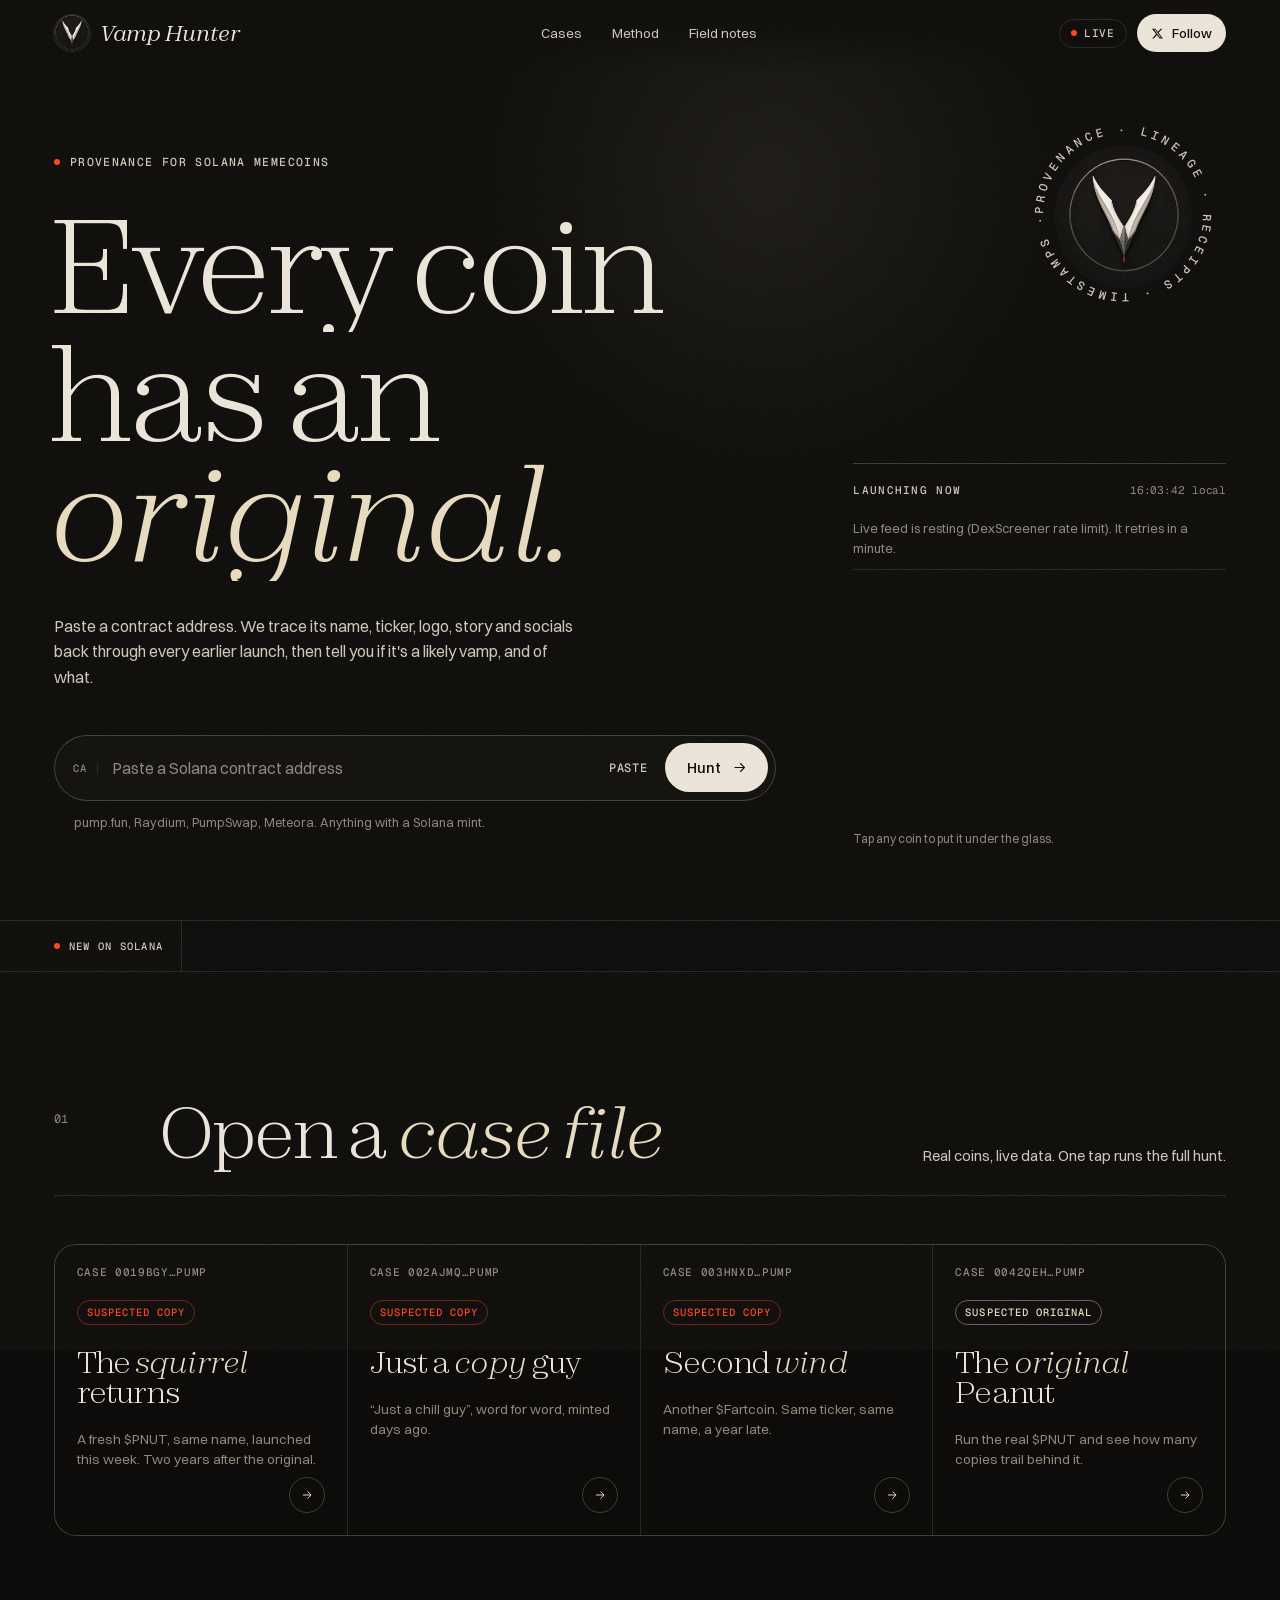
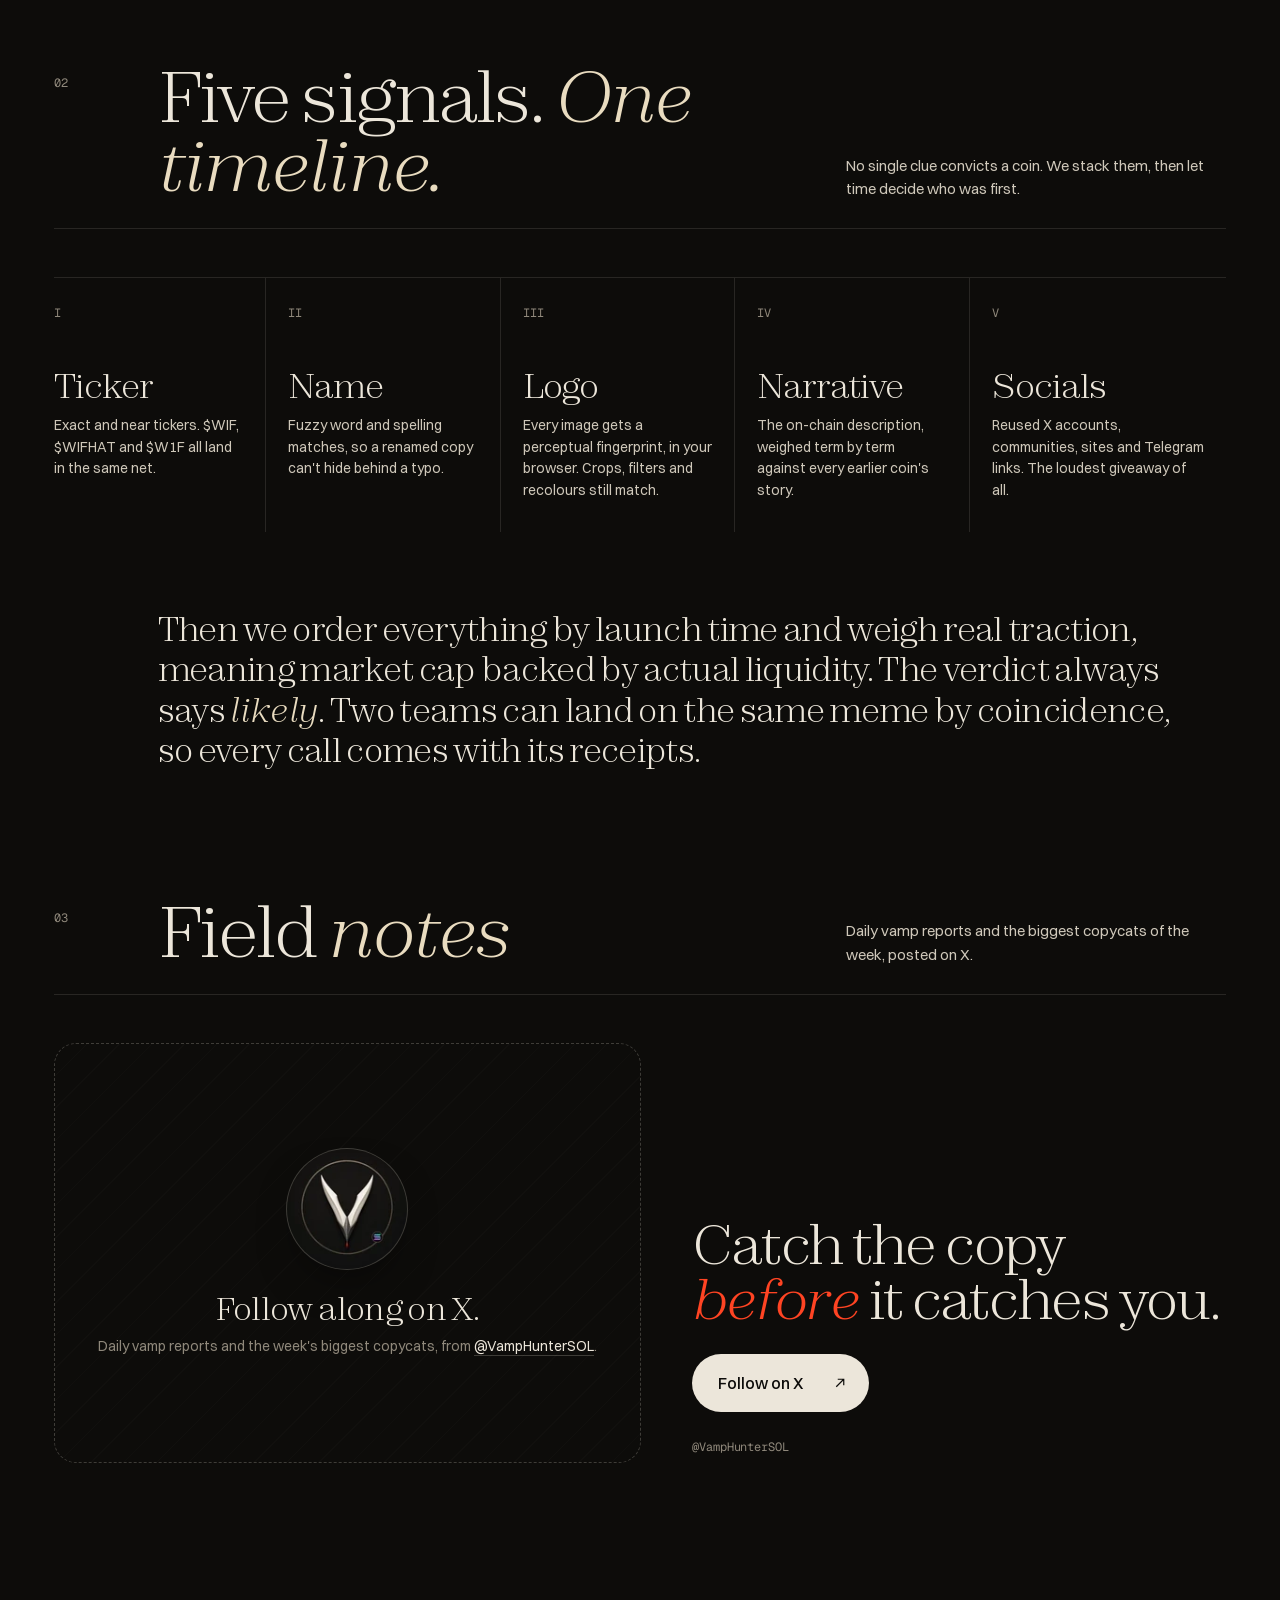
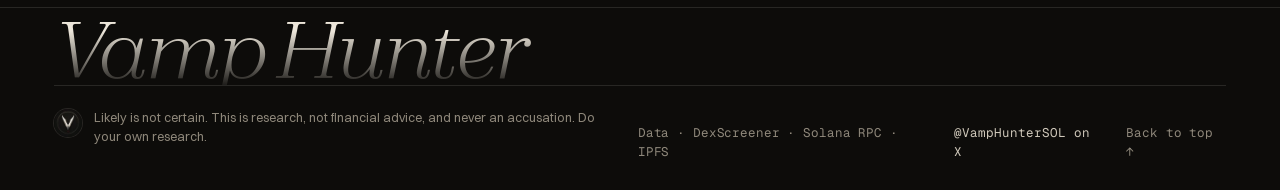
<file: index.html>
<!doctype html>
<html lang="en">
<head>
<meta charset="utf-8" />
<meta name="viewport" content="width=device-width, initial-scale=1, viewport-fit=cover" />
<!-- META:START (generated from config.js by scripts/apply-config.mjs) -->
<title>Vamp Hunter: is this coin the original?</title>
<meta name="description" content="Paste a Solana contract address. See if the coin is a likely vamp, which coin was there first, and the receipts." />
<meta property="og:type" content="website" />
<meta property="og:site_name" content="Vamp Hunter" />
<meta property="og:title" content="Vamp Hunter: is this coin the original?" />
<meta property="og:description" content="Paste a Solana contract address. See if the coin is a likely vamp, which coin was there first, and the receipts." />
<meta property="og:url" content="https://vamphunter.xyz/" />
<meta property="og:image" content="https://vamphunter.xyz/assets/og.jpg?v=2" />
<meta property="og:image:width" content="1200" />
<meta property="og:image:height" content="630" />
<meta property="og:image:type" content="image/jpeg" />
<meta name="twitter:card" content="summary_large_image" />
<meta name="twitter:title" content="Vamp Hunter: is this coin the original?" />
<meta name="twitter:description" content="Paste a Solana contract address. See if the coin is a likely vamp, which coin was there first, and the receipts." />
<meta name="twitter:image" content="https://vamphunter.xyz/assets/og.jpg?v=2" />
<meta name="twitter:site" content="@VampHunterSOL" />
<meta name="twitter:creator" content="@VampHunterSOL" />
<!-- META:END -->
<meta name="theme-color" content="#0d0c0a" />
<meta name="mobile-web-app-capable" content="yes" />
<meta name="apple-mobile-web-app-capable" content="yes" />
<meta name="apple-mobile-web-app-status-bar-style" content="black-translucent" />
<meta name="apple-mobile-web-app-title" content="Vamp Hunter" />
<link rel="icon" href="assets/favicon.ico?v=2" sizes="any" />
<link rel="icon" type="image/png" sizes="32x32" href="assets/favicon-32.png?v=2" />
<link rel="icon" type="image/png" sizes="16x16" href="assets/favicon-16.png?v=2" />
<link rel="apple-touch-icon" sizes="180x180" href="assets/apple-touch-icon.png?v=2" />
<link rel="manifest" href="site.webmanifest?v=2" />
<link rel="preload" href="assets/fonts/zodiak-300.woff2" as="font" type="font/woff2" crossorigin />
<link rel="preload" href="assets/fonts/switzer-400.woff2" as="font" type="font/woff2" crossorigin />
<link rel="preload" href="assets/brand/emblem-256.webp?v=2" as="image" type="image/webp" />
<link rel="preconnect" href="https://api.dexscreener.com" />
<link rel="preconnect" href="https://wsrv.nl" />
<link rel="stylesheet" href="css/style.css?v=2" />
<script type="module" src="js/app.js?v=2"></script>
</head>
<body>
<a class="skip" href="#hunt">Skip to the scanner</a>
<div class="grain" aria-hidden="true"></div>
<div class="glow" aria-hidden="true"></div>

<header class="nav" id="top">
  <a class="brand" href="./" aria-label="Vamp Hunter home">
    <picture>
      <source type="image/webp" srcset="assets/brand/mark.webp?v=2" />
      <img class="brand-mark" src="assets/brand/mark-64.png?v=2" width="36" height="36" alt="" decoding="async" />
    </picture>
    <span class="brand-name" data-site="name">Vamp Hunter</span>
  </a>
  <nav class="nav-links" aria-label="Sections">
    <a href="#cases">Cases</a>
    <a href="#method">Method</a>
    <a href="#field">Field notes</a>
  </nav>
  <div class="nav-right">
    <span class="live-pill" title="Live data from DexScreener"><i></i>Live</span>
    <a class="btn-x" data-x-follow href="https://x.com/VampHunterSOL" target="_blank" rel="noopener me" aria-label="Follow @VampHunterSOL on X">
      <svg viewBox="0 0 24 24" aria-hidden="true"><path d="M17.7 3h3.1l-6.8 7.7 8 10.3h-6.2l-4.9-6.3L5.3 21H2.2l7.2-8.3L1.8 3h6.4l4.4 5.8L17.7 3Zm-1.1 16.2h1.7L7.5 4.7H5.7l10.9 14.5Z"/></svg>
      <span>Follow</span>
    </a>
  </div>
</header>

<main>
  <!-- ─────────── HERO ─────────── -->
  <section class="hero" id="hunt">
    <div class="hero-copy">
      <p class="eyebrow reveal"><span class="dot"></span>Provenance for Solana memecoins</p>
      <h1 class="display reveal" data-split>
        <span class="line">Every coin</span>
        <span class="line">has an <em>original.</em></span>
      </h1>
      <p class="lede reveal">Paste a contract address. We trace its name, ticker, logo, story and socials back through every earlier launch, then tell you if it's a likely vamp, and of what.</p>

      <form class="scan reveal" id="scanForm" autocomplete="off" novalidate>
        <label class="sr" for="ca">Solana contract address</label>
        <div class="scan-field">
          <span class="scan-prefix" aria-hidden="true">CA</span>
          <input id="ca" name="ca" inputmode="text" spellcheck="false" autocapitalize="off" autocorrect="off"
            placeholder="Paste a Solana contract address" aria-describedby="scanHint" />
          <button type="button" class="paste" id="pasteBtn" aria-label="Paste from clipboard">Paste</button>
          <button type="submit" class="hunt" id="huntBtn"><span>Hunt</span>
            <svg viewBox="0 0 24 24" aria-hidden="true"><path d="M5 12h13M13 6l6 6-6 6" /></svg></button>
        </div>
        <p class="scan-hint" id="scanHint">pump.fun, Raydium, PumpSwap, Meteora. Anything with a Solana mint.</p>
        <div class="recent" id="recent" hidden></div>
      </form>
    </div>

    <div class="seal reveal" aria-hidden="true">
      <svg viewBox="0 0 200 200"><defs><path id="sealPath" d="M100,100 m-78,0 a78,78 0 1,1 156,0 a78,78 0 1,1 -156,0"/></defs>
        <text><textPath href="#sealPath" textLength="488">PROVENANCE · LINEAGE · RECEIPTS · TIMESTAMPS · </textPath></text></svg>
      <span class="seal-core">
        <img src="assets/brand/emblem-256.webp?v=2" srcset="assets/brand/emblem-128.webp?v=2 128w, assets/brand/emblem-256.webp?v=2 256w, assets/brand/emblem-512.webp?v=2 512w" sizes="140px" width="140" height="140" alt="" decoding="async" />
      </span>
    </div>
    <aside class="feed reveal" aria-label="Launching now on Solana">
      <div class="feed-head">
        <span class="kicker">Launching now</span>
        <span class="feed-count mono" id="feedClock">—</span>
      </div>
      <ol class="feed-list" id="feedList" aria-live="off">
        <li class="feed-skel"></li><li class="feed-skel"></li><li class="feed-skel"></li><li class="feed-skel"></li><li class="feed-skel"></li>
      </ol>
      <p class="feed-foot">Tap any coin to put it under the glass.</p>
    </aside>
  </section>

  <!-- ─────────── TICKER ─────────── -->
  <div class="ticker" aria-label="Recently profiled Solana coins">
    <div class="ticker-label"><i></i>New on Solana</div>
    <div class="ticker-track"><div class="ticker-row" id="tickerRow"></div></div>
  </div>

  <!-- ─────────── RESULT ─────────── -->
  <section class="result" id="result" hidden aria-live="polite">
    <div class="progress" id="progress" hidden>
      <div class="progress-bar"><i id="progressFill"></i></div>
      <ol class="steps" id="steps"></ol>
    </div>
    <div class="error" id="error" hidden role="alert"></div>
    <div id="report"></div>
  </section>

  <!-- ─────────── CASES ─────────── -->
  <section class="cases section" id="cases">
    <header class="sec-head reveal">
      <span class="sec-no mono">01</span>
      <h2 class="sec-title">Open a <em>case file</em></h2>
      <p class="sec-sub">Real coins, live data. One tap runs the full hunt.</p>
    </header>
    <div class="case-grid" id="caseGrid"></div>
  </section>

  <!-- ─────────── METHOD ─────────── -->
  <section class="method section" id="method">
    <header class="sec-head reveal">
      <span class="sec-no mono">02</span>
      <h2 class="sec-title">Five signals. <em>One timeline.</em></h2>
      <p class="sec-sub">No single clue convicts a coin. We stack them, then let time decide who was first.</p>
    </header>
    <ol class="signals">
      <li class="reveal"><span class="sig-n mono">I</span><h3>Ticker</h3><p>Exact and near tickers. $WIF, $WIFHAT and $W1F all land in the same net.</p></li>
      <li class="reveal"><span class="sig-n mono">II</span><h3>Name</h3><p>Fuzzy word and spelling matches, so a renamed copy can't hide behind a typo.</p></li>
      <li class="reveal"><span class="sig-n mono">III</span><h3>Logo</h3><p>Every image gets a perceptual fingerprint, in your browser. Crops, filters and recolours still match.</p></li>
      <li class="reveal"><span class="sig-n mono">IV</span><h3>Narrative</h3><p>The on-chain description, weighed term by term against every earlier coin's story.</p></li>
      <li class="reveal"><span class="sig-n mono">V</span><h3>Socials</h3><p>Reused X accounts, communities, sites and Telegram links. The loudest giveaway of all.</p></li>
    </ol>
    <div class="method-note reveal">
      <p>Then we order everything by launch time and weigh real traction, meaning market cap backed by actual liquidity. The verdict always says <em>likely</em>. Two teams can land on the same meme by coincidence, so every call comes with its receipts.</p>
    </div>
  </section>

  <!-- ─────────── FIELD NOTES (reserved for X) ─────────── -->
  <section class="field section" id="field">
    <header class="sec-head reveal">
      <span class="sec-no mono">03</span>
      <h2 class="sec-title">Field <em>notes</em></h2>
      <p class="sec-sub">Daily vamp reports and the biggest copycats of the week, posted on X.</p>
    </header>
    <div class="field-grid">
      <div class="x-slot reveal" id="xFeedSlot" aria-label="X feed">
        <div class="x-slot-inner">
          <img class="x-pfp" src="assets/brand/emblem-sol-256.webp?v=2" srcset="assets/brand/emblem-sol-128.webp?v=2 128w, assets/brand/emblem-sol-256.webp?v=2 256w" sizes="120px" width="120" height="120" alt="Vamp Hunter" decoding="async" />
          <p class="x-slot-title">Follow along on X.</p>
          <p class="x-slot-sub">Daily vamp reports and the week's biggest copycats, from <a class="x-handle-link" data-x-profile href="https://x.com/VampHunterSOL" target="_blank" rel="noopener me">@VampHunterSOL</a>.</p>
        </div>
      </div>
      <div class="x-cta reveal">
        <p class="x-cta-big">Catch the copy <em>before</em> it catches you.</p>
        <a class="btn-primary" data-x-follow href="https://x.com/VampHunterSOL" target="_blank" rel="noopener me"><span data-x-label>Follow on X</span>
          <svg viewBox="0 0 24 24" aria-hidden="true"><path d="M7 17 17 7M9 7h8v8" /></svg></a>
        <p class="x-cta-note mono" data-x-handle>@VampHunterSOL</p>
      </div>
    </div>
  </section>
</main>

<footer class="foot">
  <div class="foot-big" data-site="name" aria-hidden="true">Vamp Hunter</div>
  <div class="foot-row">
    <p><img class="foot-mark" src="assets/brand/emblem-64.webp?v=2" width="28" height="28" alt="" decoding="async" />Likely is not certain. This is research, not financial advice, and never an accusation. Do your own research.</p>
    <p class="mono">Data · DexScreener · Solana RPC · IPFS</p>
    <a class="foot-x" data-x-follow href="https://x.com/VampHunterSOL" target="_blank" rel="noopener me">@VampHunterSOL on X</a>
    <a href="#top" class="mono">Back to top ↑</a>
  </div>
</footer>
</body>
</html>
</file>
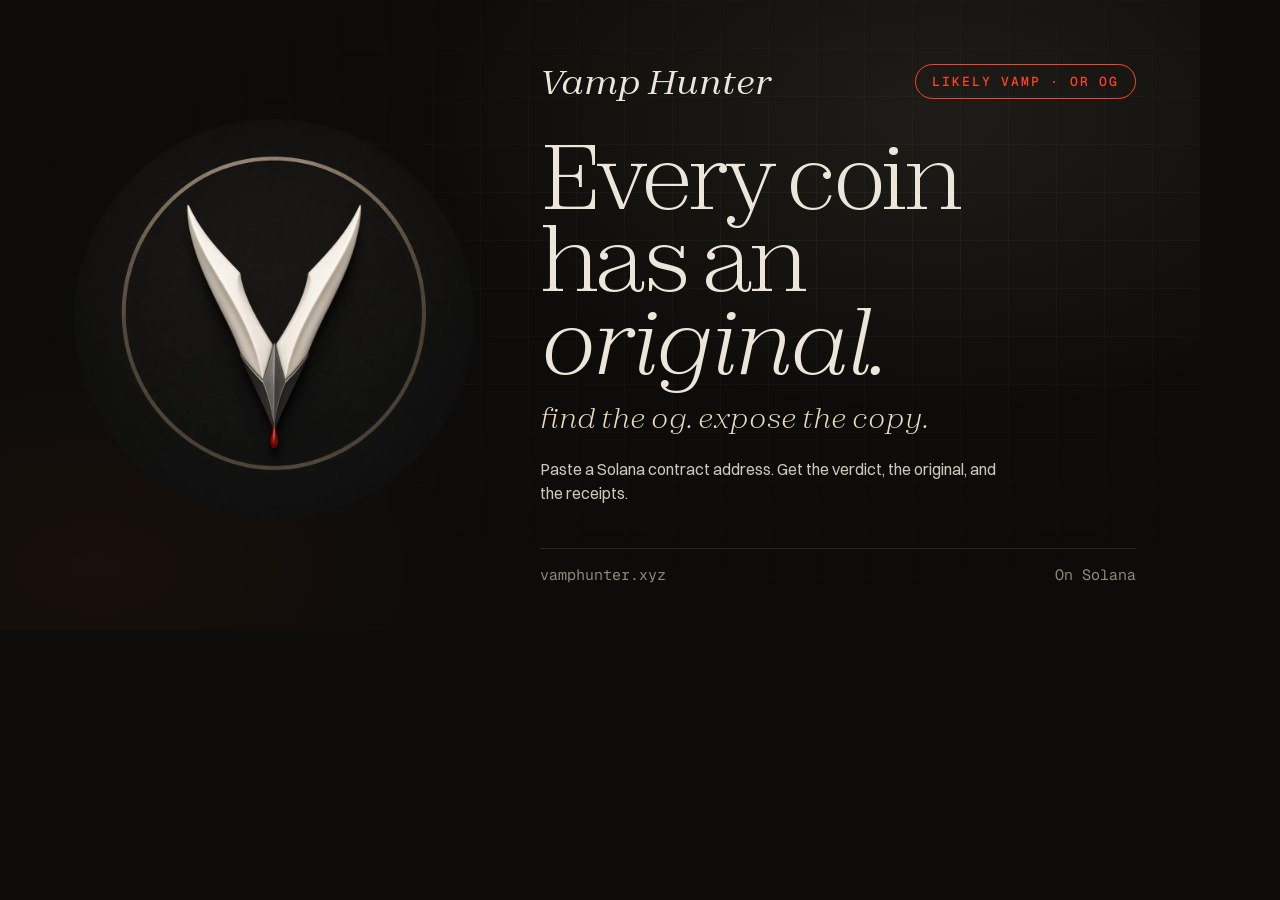
<file: og.html>
<!doctype html>
<html lang="en">
<head>
<meta charset="utf-8">
<meta name="robots" content="noindex">
<link rel="stylesheet" href="css/style.css">
<style>
  html,body{margin:0;padding:0;background:#0d0c0a;width:1200px;height:630px;overflow:hidden}
  .og{position:relative;width:1200px;height:630px;padding:56px 64px 48px;display:grid;
    grid-template-columns:420px 1fr;grid-template-rows:auto 1fr auto;gap:0 56px;
    background:
      radial-gradient(900px 520px at 78% 18%,rgba(233,220,192,.08),transparent 58%),
      radial-gradient(700px 400px at 8% 90%,rgba(255,68,35,.05),transparent 55%),
      #0d0c0a}
  .og::before{content:"";position:absolute;inset:0;pointer-events:none;
    background:
      linear-gradient(rgba(236,230,218,.04) 1px,transparent 1px) 0 0/48px 48px,
      linear-gradient(90deg,rgba(236,230,218,.04) 1px,transparent 1px) 0 0/48px 48px;
    mask-image:radial-gradient(ellipse at 70% 40%,#000 8%,transparent 72%);
    -webkit-mask-image:radial-gradient(ellipse at 70% 40%,#000 8%,transparent 72%)}
  .mark{grid-row:1/4;grid-column:1;align-self:center;justify-self:center;width:400px;height:400px;position:relative}
  .mark img{width:400px;height:400px;object-fit:cover;border-radius:50%;display:block}
  .top{grid-column:2;display:flex;justify-content:space-between;align-items:center;position:relative;padding-top:8px}
  .word{font:400 italic 34px/1 var(--serif);color:var(--bone)}
  .st{font:500 13px/1 var(--mono);letter-spacing:.14em;text-transform:uppercase;color:var(--blood);
      border:1px solid var(--blood);border-radius:99px;padding:10px 16px}
  .copy{grid-column:2;align-self:center;position:relative;padding-bottom:8px}
  h1{font:300 92px/.9 var(--serif);letter-spacing:-.05em;color:var(--bone);margin:0 0 18px}
  .tag{font:300 italic 28px/1.2 var(--serif);color:var(--og);margin:0 0 22px}
  .sub{font:400 16px/1.5 var(--sans);color:var(--bone-2);max-width:460px}
  .bot{grid-column:2;display:flex;justify-content:space-between;align-items:baseline;position:relative;
       font:400 15px/1 var(--mono);color:var(--mute);border-top:1px solid var(--line);padding-top:18px}
</style>
</head>
<body>
<div class="og">
  <div class="mark"><img src="assets/brand/emblem.webp" alt=""></div>
  <div class="top">
    <span class="word" data-site="name">Vamp Hunter</span>
    <span class="st">Likely vamp · or OG</span>
  </div>
  <div class="copy">
    <h1>Every coin<br>has an <em>original.</em></h1>
    <p class="tag">find the og. expose the copy.</p>
    <p class="sub">Paste a Solana contract address. Get the verdict, the original, and the receipts.</p>
  </div>
  <div class="bot"><span>vamphunter.xyz</span><span>On Solana</span></div>
</div>
<script type="module">
  import {SITE} from "./config.js";
  document.querySelectorAll('[data-site="name"]').forEach(n=>n.textContent=SITE.name);
</script>
</body>
</html>
</file>
<file: css/style.css>
/* ── Fonts (self-hosted: Zodiak & Switzer by Indian Type Foundry / Fontshare, Geist Mono by Vercel) ── */
@font-face{font-family:"Zodiak";src:url(../assets/fonts/zodiak-300.woff2) format("woff2");font-weight:300;font-style:normal;font-display:swap}
@font-face{font-family:"Zodiak";src:url(../assets/fonts/zodiak-301.woff2) format("woff2");font-weight:300;font-style:italic;font-display:swap}
@font-face{font-family:"Zodiak";src:url(../assets/fonts/zodiak-400.woff2) format("woff2");font-weight:400;font-style:normal;font-display:swap}
@font-face{font-family:"Zodiak";src:url(../assets/fonts/zodiak-401.woff2) format("woff2");font-weight:400;font-style:italic;font-display:swap}
@font-face{font-family:"Switzer";src:url(../assets/fonts/switzer-400.woff2) format("woff2");font-weight:400;font-display:swap}
@font-face{font-family:"Switzer";src:url(../assets/fonts/switzer-500.woff2) format("woff2");font-weight:500;font-display:swap}
@font-face{font-family:"Switzer";src:url(../assets/fonts/switzer-600.woff2) format("woff2");font-weight:600;font-display:swap}
@font-face{font-family:"Geist Mono";src:url(../assets/fonts/geistmono.woff2) format("woff2");font-weight:400 500;font-display:swap}

:root{
  --ink:#0d0c0a; --ink-2:#14130f; --ink-3:#1c1a16;
  --bone:#ece6da; --bone-2:#cfc8ba; --mute:#8f887b; --mute-2:#5d584f;
  --line:rgba(236,230,218,.12); --line-2:rgba(236,230,218,.22);
  --blood:#ff4423; --blood-soft:rgba(255,68,35,.14);
  --og:#e9dcc0; --amber:#d8a657;
  --serif:"Zodiak",ui-serif,Georgia,serif;
  --sans:"Switzer",ui-sans-serif,system-ui,-apple-system,"Segoe UI",sans-serif;
  --mono:"Geist Mono",ui-monospace,SFMono-Regular,Menlo,monospace;
  --pad:clamp(20px,4.2vw,64px);
  --ease:cubic-bezier(.2,.7,0,1);
  --ease-out:cubic-bezier(.16,1,.3,1);
  color-scheme:dark;
}
*{box-sizing:border-box;margin:0;padding:0}
html{-webkit-text-size-adjust:100%;scroll-behavior:smooth;scroll-padding-top:84px}
body{background:var(--ink);color:var(--bone);font-family:var(--sans);font-size:16px;line-height:1.55;padding-left:env(safe-area-inset-left);padding-right:env(safe-area-inset-right);
  -webkit-font-smoothing:antialiased;-moz-osx-font-smoothing:grayscale;text-rendering:optimizeLegibility;
  -webkit-tap-highlight-color:transparent;overflow-x:hidden;font-feature-settings:"ss01","cv11"}
img{display:block;max-width:100%}
a{color:inherit;text-decoration:none}
button{font:inherit;color:inherit;background:none;border:0;cursor:pointer}
em{font-style:italic}
.mono{font-family:var(--mono);font-feature-settings:"zero","ss01";letter-spacing:-.01em}
.sr{position:absolute;width:1px;height:1px;overflow:hidden;clip:rect(0 0 0 0);white-space:nowrap}
.skip{position:fixed;left:-9999px;top:12px;z-index:100;background:var(--bone);color:var(--ink);padding:10px 14px;border-radius:10px}
.skip:focus{left:12px}
:focus-visible{outline:1.5px solid var(--bone);outline-offset:3px;border-radius:6px}
::selection{background:var(--blood);color:var(--ink)}

/* atmosphere */
.grain{position:fixed;inset:-50%;z-index:60;pointer-events:none;opacity:.055;
  background-image:url("data:image/svg+xml,%3Csvg xmlns='http://www.w3.org/2000/svg' width='160' height='160'%3E%3Cfilter id='n'%3E%3CfeTurbulence type='fractalNoise' baseFrequency='.85' numOctaves='3' stitchTiles='stitch'/%3E%3C/filter%3E%3Crect width='100%25' height='100%25' filter='url(%23n)'/%3E%3C/svg%3E");
  animation:grain 1.2s steps(4) infinite}
@keyframes grain{0%{transform:translate(0,0)}25%{transform:translate(-3%,2%)}50%{transform:translate(2%,-3%)}75%{transform:translate(-2%,-1%)}100%{transform:translate(0,0)}}
.glow{position:fixed;width:70vmax;height:70vmax;left:var(--gx,60%);top:var(--gy,20%);translate:-50% -50%;pointer-events:none;z-index:0;
  background:radial-gradient(closest-side,rgba(233,220,192,.07),rgba(233,220,192,.025) 45%,transparent 70%);transition:left 1.6s var(--ease-out),top 1.6s var(--ease-out)}

/* nav */
.nav{position:sticky;top:0;z-index:50;display:flex;align-items:center;justify-content:space-between;gap:16px;
  padding:calc(14px + env(safe-area-inset-top)) var(--pad) 14px;background:linear-gradient(var(--ink) 30%,rgba(13,12,10,.0));backdrop-filter:blur(0px)}
.nav.scrolled{background:rgba(13,12,10,.72);backdrop-filter:blur(14px) saturate(1.2);-webkit-backdrop-filter:blur(14px) saturate(1.2);border-bottom:1px solid var(--line)}
.brand{display:flex;align-items:center;gap:10px}
.brand-mark{width:36px;height:36px;border-radius:50%;object-fit:cover;flex:none;background:#0d0c0a;
  box-shadow:0 0 0 1px var(--line)}
.brand:hover .brand-mark{box-shadow:0 0 0 1px var(--line-2)}
.brand-name{font:400 italic 21px/1 var(--serif);letter-spacing:-.01em}
.nav-links{display:flex;gap:30px;font-size:13.5px;color:var(--bone-2)}
.nav-links a{position:relative;padding:4px 0}
.nav-links a::after{content:"";position:absolute;left:0;right:0;bottom:0;height:1px;background:currentColor;transform:scaleX(0);transform-origin:right;transition:transform .5s var(--ease)}
.nav-links a:hover{color:var(--bone)}
.nav-links a:hover::after{transform:scaleX(1);transform-origin:left}
.nav-right{display:flex;align-items:center;gap:10px}
.live-pill{display:inline-flex;align-items:center;gap:7px;font:500 11px/1 var(--mono);text-transform:uppercase;letter-spacing:.08em;color:var(--bone-2);
  padding:8px 11px;border:1px solid var(--line);border-radius:99px}
.live-pill i,.ticker-label i,.eyebrow .dot{width:6px;height:6px;border-radius:50%;background:var(--blood);box-shadow:0 0 0 0 rgba(255,68,35,.6);animation:pulse 2s infinite}
@keyframes pulse{0%{box-shadow:0 0 0 0 rgba(255,68,35,.55)}70%{box-shadow:0 0 0 8px rgba(255,68,35,0)}100%{box-shadow:0 0 0 0 rgba(255,68,35,0)}}
.btn-x{display:inline-flex;align-items:center;gap:8px;padding:9px 14px;border-radius:99px;background:var(--bone);color:var(--ink);font-size:13px;font-weight:500;transition:transform .4s var(--ease),background .3s}
.btn-x svg{width:13px;height:13px;fill:currentColor}
.btn-x:hover{transform:translateY(-1px);background:#fff}

/* hero */
.hero{position:relative;z-index:1;display:grid;grid-template-columns:minmax(0,1.55fr) minmax(280px,.8fr);gap:clamp(32px,6vw,110px);
  padding:clamp(40px,9vh,120px) var(--pad) clamp(48px,8vh,96px);min-height:calc(100svh - 120px);align-items:end}
.eyebrow{display:inline-flex;align-items:center;gap:10px;font:500 11.5px/1 var(--mono);text-transform:uppercase;letter-spacing:.12em;color:var(--bone-2);margin-bottom:clamp(22px,4vh,40px)}
.display{font-family:var(--serif);font-weight:300;font-size:clamp(54px,10.4vw,176px);line-height:.9;letter-spacing:-.045em;margin-left:-.04em}
.display .line{display:block;overflow:hidden;padding-bottom:.06em}
.display .line>span{display:inline-block}
.display em{font-weight:300;letter-spacing:-.03em;color:var(--og)}
.lede{max-width:520px;margin-top:clamp(22px,3.6vh,36px);font-size:clamp(16px,1.25vw,18.5px);color:var(--bone-2);line-height:1.6}

.scan{margin-top:clamp(28px,5vh,52px);max-width:760px}
.scan-field{position:relative;display:flex;align-items:center;gap:6px;padding:7px 7px 7px 18px;border:1px solid var(--line-2);border-radius:99px;
  background:rgba(20,19,15,.66);backdrop-filter:blur(10px);-webkit-backdrop-filter:blur(10px);transition:border-color .4s,box-shadow .6s var(--ease)}
.scan-field:focus-within{border-color:rgba(236,230,218,.55);box-shadow:0 0 0 6px rgba(236,230,218,.05),0 20px 60px -20px rgba(0,0,0,.8)}
.scan-prefix{font:500 10.5px/1 var(--mono);letter-spacing:.1em;color:var(--mute);padding-right:10px;border-right:1px solid var(--line);margin-right:4px}
.scan input{flex:1;min-width:0;background:none;border:0;outline:0;color:var(--bone);font:400 16px/1.2 var(--mono);letter-spacing:-.02em;padding:12px 4px;text-overflow:ellipsis}
.scan input::placeholder{color:var(--mute);font-family:var(--sans);letter-spacing:0}
.paste{font:500 12px/1 var(--mono);letter-spacing:.06em;text-transform:uppercase;color:var(--bone-2);padding:12px 12px;border-radius:99px;transition:background .3s}
.paste:hover{background:rgba(236,230,218,.07)}
.hunt{display:inline-flex;align-items:center;gap:10px;padding:13px 20px 13px 22px;border-radius:99px;background:var(--bone);color:var(--ink);font-weight:500;font-size:15px;
  transition:transform .5s var(--ease),background .3s;will-change:transform}
.hunt svg{width:17px;height:17px;fill:none;stroke:currentColor;stroke-width:1.6;transition:transform .5s var(--ease)}
.hunt:hover{background:#fff}.hunt:hover svg{transform:translateX(3px)}
.hunt:active{transform:scale(.97)}
.hunt[disabled]{opacity:.6;cursor:progress}
.scan-hint{margin-top:12px;padding-left:20px;font-size:12.5px;color:var(--mute)}
.scan.invalid .scan-field{border-color:var(--blood);animation:shake .45s var(--ease)}
@keyframes shake{20%{transform:translateX(-6px)}40%{transform:translateX(5px)}60%{transform:translateX(-3px)}80%{transform:translateX(2px)}}
.recent{display:flex;flex-wrap:wrap;gap:8px;margin-top:16px;padding-left:16px;align-items:center}
.recent .lbl{font:500 10.5px/1 var(--mono);text-transform:uppercase;letter-spacing:.1em;color:var(--mute);margin-right:4px}
.chip{display:inline-flex;align-items:center;gap:7px;padding:6px 11px 6px 6px;border:1px solid var(--line);border-radius:99px;font:500 12px/1 var(--mono);color:var(--bone-2);transition:border-color .3s,color .3s,transform .4s var(--ease)}
.chip img{width:18px;height:18px;border-radius:50%;object-fit:cover;background:var(--ink-3)}
.chip:hover{border-color:var(--line-2);color:var(--bone);transform:translateY(-1px)}

/* rotating seal + emblem */
.seal{position:absolute;right:var(--pad);top:clamp(24px,5vh,72px);width:clamp(168px,16vw,220px);aspect-ratio:1;z-index:2}
.seal svg{width:100%;height:100%;animation:spin 38s linear infinite;overflow:visible}
.seal text{font:500 11.5px var(--mono);letter-spacing:.18em;fill:var(--bone-2)}
.seal-core{position:absolute;inset:16%;border-radius:50%;display:grid;place-items:center;overflow:hidden;background:#0d0c0a}
.seal-core img{width:100%;height:100%;object-fit:cover;border-radius:50%}
@keyframes spin{to{transform:rotate(360deg)}}

/* live feed column */
.feed{border-top:1px solid var(--line-2);padding-top:18px;align-self:end}
.feed-head{display:flex;justify-content:space-between;align-items:baseline;margin-bottom:8px}
.kicker{font:500 11px/1 var(--mono);text-transform:uppercase;letter-spacing:.12em;color:var(--bone-2)}
.feed-count{font-size:11px;color:var(--mute)}
.feed-list{list-style:none;position:relative;height:calc(5 * 62px);overflow:hidden;
  mask-image:linear-gradient(#000 70%,transparent);-webkit-mask-image:linear-gradient(#000 70%,transparent)}
.feed-list li{height:62px;display:flex;align-items:center;gap:13px;border-bottom:1px solid var(--line);transition:transform .9s var(--ease-out),opacity .9s}
.feed-item{width:100%;display:flex;align-items:center;gap:13px;text-align:left;padding:0 2px;height:100%;transition:padding .4s var(--ease)}
.feed-item:hover{padding-left:8px}
.feed-item img,.feed-item .ph{width:36px;height:36px;border-radius:50%;object-fit:cover;background:var(--ink-3);flex:none;border:1px solid var(--line)}
.feed-item .t{flex:1;min-width:0}
.feed-item .s{display:block;font:500 14px/1.2 var(--mono);letter-spacing:-.02em}
.feed-item .n{display:block;font-size:12.5px;color:var(--mute);white-space:nowrap;overflow:hidden;text-overflow:ellipsis}
.feed-item .r{text-align:right;font:400 12px/1.35 var(--mono);color:var(--bone-2)}
.feed-item .r b{display:block;font-weight:400;color:var(--mute);font-size:11px}
.feed-item .go{opacity:0;transform:translateX(-6px);transition:.4s var(--ease);font-size:14px}
.feed-item:hover .go{opacity:1;transform:none}
.feed-skel{background:linear-gradient(90deg,transparent,rgba(236,230,218,.04),transparent);background-size:200% 100%;animation:shimmer 1.6s infinite}
@keyframes shimmer{to{background-position:-200% 0}}
.feed-foot{margin-top:12px;font-size:12px;color:var(--mute)}
.enter{animation:enter .9s var(--ease-out) both}
@keyframes enter{from{opacity:0;transform:translateY(-18px)}to{opacity:1;transform:none}}

/* ticker */
.ticker{position:relative;z-index:1;display:flex;align-items:center;border-block:1px solid var(--line);height:52px;overflow:hidden;background:rgba(13,12,10,.6)}
.ticker-label{flex:none;display:flex;align-items:center;gap:9px;padding:0 18px 0 var(--pad);height:100%;border-right:1px solid var(--line);
  font:500 10.5px/1 var(--mono);text-transform:uppercase;letter-spacing:.12em;color:var(--bone-2);background:var(--ink);z-index:2}
.ticker-track{flex:1;overflow:hidden;mask-image:linear-gradient(90deg,transparent,#000 6%,#000 94%,transparent);-webkit-mask-image:linear-gradient(90deg,transparent,#000 6%,#000 94%,transparent)}
.ticker-row{display:flex;width:max-content;animation:marquee var(--dur,80s) linear infinite}
.ticker:hover .ticker-row{animation-play-state:paused}
@keyframes marquee{to{transform:translateX(-50%)}}
.tk{display:inline-flex;align-items:center;gap:9px;padding:0 22px;height:52px;font:400 13px/1 var(--mono);color:var(--bone-2);white-space:nowrap;border-right:1px solid var(--line);transition:color .3s,background .3s}
.tk img{width:20px;height:20px;border-radius:50%;object-fit:cover;background:var(--ink-3)}
.tk b{font-weight:500;color:var(--bone)}
.tk .up{color:#9fd3a1}.tk .dn{color:#e28a78}
.tk:hover{background:rgba(236,230,218,.04);color:var(--bone)}

/* sections */
.section{position:relative;z-index:1;padding:clamp(80px,14vh,170px) var(--pad) 0}
.sec-head{display:grid;grid-template-columns:80px minmax(0,1fr) minmax(0,.7fr);gap:24px;align-items:end;padding-bottom:28px;border-bottom:1px solid var(--line);margin-bottom:clamp(28px,4vw,48px)}
.sec-no{font-size:12px;color:var(--mute);align-self:start;padding-top:12px}
.sec-title{font:300 clamp(40px,5.6vw,92px)/.95 var(--serif);letter-spacing:-.04em}
.sec-title em{color:var(--og)}
.sec-sub{color:var(--bone-2);max-width:380px;justify-self:end;font-size:15px}

/* cases */
.case-grid{display:grid;grid-template-columns:repeat(4,minmax(0,1fr));gap:1px;background:var(--line);border:1px solid var(--line);border-radius:22px;overflow:hidden}
.case{position:relative;background:var(--ink);padding:22px 22px 24px;text-align:left;display:flex;flex-direction:column;gap:22px;min-height:290px;transition:background .5s}
.case:hover{background:var(--ink-2)}
.case-top{display:flex;justify-content:space-between;font:500 11px/1 var(--mono);color:var(--mute);letter-spacing:.06em;text-transform:uppercase}
.case-imgs{display:flex;align-items:center;margin-top:auto}
.case-imgs img,.case-imgs .ph{width:64px;height:64px;border-radius:50%;object-fit:cover;border:1px solid var(--line-2);background:var(--ink-3);transition:transform .7s var(--ease)}
.case-imgs img+img,.case-imgs .ph+img,.case-imgs img+.ph{margin-left:-14px}
.case:hover .case-imgs img:first-child{transform:translateX(-6px) rotate(-6deg)}
.case:hover .case-imgs img:last-child{transform:translateX(6px) rotate(6deg)}
.case h3{font:300 30px/1 var(--serif);letter-spacing:-.03em}
.case h3 em{color:var(--og)}
.case p{font-size:13.5px;color:var(--mute);line-height:1.5}
.case .tag{display:inline-flex;align-items:center;gap:6px;font:500 10.5px/1 var(--mono);text-transform:uppercase;letter-spacing:.1em;padding:6px 9px;border-radius:99px;border:1px solid var(--line-2);width:max-content}
.tag.vamp{color:var(--blood);border-color:rgba(255,68,35,.4)}
.tag.og{color:var(--og);border-color:rgba(233,220,192,.4)}
.case .arrow{position:absolute;right:22px;bottom:22px;width:36px;height:36px;border-radius:50%;border:1px solid var(--line-2);display:grid;place-items:center;transition:.5s var(--ease)}
.case .arrow svg{width:14px;height:14px;fill:none;stroke:currentColor;stroke-width:1.6}
.case:hover .arrow{background:var(--bone);color:var(--ink);transform:rotate(-45deg)}

/* method */
.signals{list-style:none;display:grid;grid-template-columns:repeat(5,minmax(0,1fr));border-top:1px solid var(--line)}
.signals li{padding:26px 22px 30px 0;border-right:1px solid var(--line);margin-right:22px}
.signals li:last-child{border-right:0;margin-right:0}
.sig-n{display:block;font-size:12px;color:var(--mute);margin-bottom:46px}
.signals h3{font:300 34px/1 var(--serif);letter-spacing:-.03em;margin-bottom:12px}
.signals p{font-size:14px;color:var(--bone-2);line-height:1.55}
.method-note{margin-top:clamp(40px,6vw,80px);display:grid;grid-template-columns:80px 1fr;gap:24px}
.method-note p{grid-column:2;font:300 clamp(24px,2.6vw,40px)/1.22 var(--serif);letter-spacing:-.02em;max-width:1050px;color:var(--bone)}
.method-note em{color:var(--og)}

/* field / X */
.field-grid{display:grid;grid-template-columns:minmax(0,1.1fr) minmax(0,1fr);gap:clamp(24px,4vw,64px);align-items:stretch}
.x-slot{min-height:420px;border:1px dashed var(--line-2);border-radius:22px;display:grid;place-items:center;position:relative;overflow:hidden;
  background:repeating-linear-gradient(135deg,transparent 0 22px,rgba(236,230,218,.018) 22px 23px)}
.x-slot-inner{text-align:center;padding:40px}
.x-glyph{width:34px;height:34px;fill:var(--bone);opacity:.85;margin:0 auto 22px}
.x-pfp{width:120px;height:120px;border-radius:50%;object-fit:cover;margin:0 auto 22px;background:#0d0c0a;
  box-shadow:0 0 0 1px var(--line-2),0 20px 50px -24px rgba(0,0,0,.8)}
.x-slot-title{font:300 32px/1.1 var(--serif);letter-spacing:-.02em}
.x-slot-sub{color:var(--mute);margin-top:10px;font-size:14px}
.x-slot.live{border-style:solid;place-items:stretch;background:var(--ink-2)}
.x-cta{display:flex;flex-direction:column;justify-content:flex-end;gap:26px;padding-bottom:6px}
.x-cta-big{font:300 clamp(36px,4.4vw,72px)/.98 var(--serif);letter-spacing:-.04em}
.x-cta-big em{color:var(--blood)}
.btn-primary{display:inline-flex;align-items:center;justify-content:space-between;gap:28px;width:max-content;padding:17px 20px 17px 26px;border-radius:99px;
  background:var(--bone);color:var(--ink);font-weight:500;transition:transform .5s var(--ease),background .3s}
.btn-primary svg{width:18px;height:18px;fill:none;stroke:currentColor;stroke-width:1.6;transition:transform .5s var(--ease)}
.btn-primary:hover{background:#fff}.btn-primary:hover svg{transform:rotate(45deg)}
.btn-primary.is-soon{background:transparent;color:var(--bone-2);border:1px solid var(--line-2);pointer-events:none;cursor:default}
.btn-primary.is-soon svg{opacity:.4}
.x-cta-note{font-size:12px;color:var(--mute)}
.x-handle-link{color:var(--bone);border-bottom:1px solid var(--line-2);transition:border-color .3s,color .3s}
.x-handle-link:hover{color:var(--og);border-bottom-color:var(--og)}
.foot-x{font-family:var(--mono);font-size:12.5px;color:var(--bone-2);transition:color .3s}
.foot-x:hover{color:var(--bone)}

/* footer */
.foot{position:relative;z-index:1;margin-top:clamp(100px,16vh,200px);padding:0 var(--pad) calc(28px + env(safe-area-inset-bottom));border-top:1px solid var(--line);overflow:hidden}
.foot-big{font:300 italic 14vw/.86 var(--serif);letter-spacing:-.055em;white-space:nowrap;padding:.12em 0.12em 0 0;
  background:linear-gradient(180deg,var(--bone) 30%,rgba(236,230,218,.08));-webkit-background-clip:text;background-clip:text;color:transparent}
.foot-row{display:flex;justify-content:space-between;gap:24px;align-items:baseline;padding-top:22px;border-top:1px solid var(--line);font-size:12.5px;color:var(--mute)}
.foot-row p:first-child{max-width:560px;display:flex;align-items:flex-start;gap:12px}
.foot-mark{width:28px;height:28px;border-radius:50%;object-fit:cover;flex:none;margin-top:1px;box-shadow:0 0 0 1px var(--line)}

/* ─────────── result ─────────── */
.result{position:relative;z-index:1;padding:clamp(56px,9vh,110px) var(--pad) 0;scroll-margin-top:60px}
.progress{max-width:760px;margin:0 auto 0 0}
.progress-bar{height:1px;background:var(--line);position:relative;overflow:hidden;margin-bottom:26px}
.progress-bar i{position:absolute;inset:0 auto 0 0;width:0;background:var(--bone);transition:width .7s var(--ease)}
.progress-bar::after{content:"";position:absolute;inset:0;width:30%;background:linear-gradient(90deg,transparent,rgba(255,255,255,.7),transparent);animation:sweep 1.4s infinite}
@keyframes sweep{from{transform:translateX(-100%)}to{transform:translateX(400%)}}
.steps{list-style:none;display:grid;gap:12px}
.steps li{display:flex;align-items:center;gap:14px;font-size:15px;color:var(--mute);transition:color .4s}
.steps li::before{content:"";width:9px;height:9px;border-radius:50%;border:1px solid var(--mute-2);flex:none;transition:.4s}
.steps li.on{color:var(--bone)}
.steps li.on::before{border-color:var(--bone);animation:pulseb 1.2s infinite}
.steps li.done{color:var(--bone-2)}
.steps li.done::before{background:var(--bone);border-color:var(--bone)}
@keyframes pulseb{50%{box-shadow:0 0 0 5px rgba(236,230,218,.12)}}
.error{max-width:760px;border:1px solid rgba(255,68,35,.35);background:var(--blood-soft);border-radius:16px;padding:18px 20px;color:var(--bone)}
.error b{font-weight:500}

.verdict-head{display:grid;grid-template-columns:minmax(0,1fr) auto;gap:24px;align-items:end;padding-bottom:28px;border-bottom:1px solid var(--line);margin-bottom:28px}
.case-no{font:500 11.5px/1 var(--mono);color:var(--mute);letter-spacing:.1em;text-transform:uppercase;margin-bottom:22px;display:flex;gap:16px;flex-wrap:wrap}
.case-no b{color:var(--bone-2);font-weight:500}
.verdict-title{font:300 clamp(46px,7.6vw,128px)/.9 var(--serif);letter-spacing:-.045em}
.verdict-title em{display:block}
.k-vamp .verdict-title em{color:var(--blood)}
.k-og .verdict-title em{color:var(--og)}
.k-unclear .verdict-title em{color:var(--amber)}
.verdict-lean{margin-top:14px;color:var(--bone-2)}
.conf{text-align:right}
.conf-n{font:300 clamp(64px,9vw,150px)/.8 var(--serif);letter-spacing:-.05em;font-variant-numeric:tabular-nums}
.conf-l{display:block;margin-top:12px;font:500 11px/1 var(--mono);color:var(--mute);letter-spacing:.1em;text-transform:uppercase}

.result-grid{display:grid;grid-template-columns:minmax(0,1.5fr) minmax(300px,.85fr);gap:clamp(24px,3.4vw,52px);align-items:start}
.actions{display:flex;flex-wrap:wrap;gap:10px;margin-top:16px}
.btn{display:inline-flex;align-items:center;gap:9px;padding:12px 17px;border-radius:99px;border:1px solid var(--line-2);font-size:14px;font-weight:500;transition:background .3s,border-color .3s,transform .4s var(--ease)}
.btn svg{width:15px;height:15px;fill:currentColor}
.btn:hover{background:rgba(236,230,218,.06);border-color:rgba(236,230,218,.4)}
.btn:active{transform:scale(.97)}
.btn.solid{background:var(--bone);color:var(--ink);border-color:var(--bone)}
.btn.solid:hover{background:#fff}
.toast{position:fixed;left:50%;bottom:28px;translate:-50% 0;z-index:80;background:var(--bone);color:var(--ink);padding:11px 18px;border-radius:99px;font-size:14px;font-weight:500;
  box-shadow:0 20px 50px -10px rgba(0,0,0,.6);animation:toast 2.4s var(--ease-out) both}
@keyframes toast{0%{opacity:0;transform:translateY(12px)}12%,80%{opacity:1;transform:none}100%{opacity:0;transform:translateY(6px)}}

/* ── THE CARD (shareable) ── */
.card-wrap{perspective:1600px}
.card{container-type:inline-size;position:relative;width:100%;aspect-ratio:16/10;border-radius:clamp(14px,2.2cqw,26px);overflow:hidden;
  background:#100f0c;border:1px solid var(--line-2);transform-style:preserve-3d;transition:transform .8s var(--ease-out);
  box-shadow:0 40px 120px -40px rgba(0,0,0,.9),inset 0 1px 0 rgba(255,255,255,.04)}
.card::before{content:"";position:absolute;inset:0;pointer-events:none;
  background:linear-gradient(rgba(236,230,218,.035) 1px,transparent 1px) 0 0/ 4cqw 4cqw,linear-gradient(90deg,rgba(236,230,218,.035) 1px,transparent 1px) 0 0/4cqw 4cqw;
  mask-image:radial-gradient(ellipse at 50% 40%,#000 20%,transparent 75%);-webkit-mask-image:radial-gradient(ellipse at 50% 40%,#000 20%,transparent 75%)}
.card .sheen{position:absolute;inset:0;pointer-events:none;background:radial-gradient(600px circle at var(--mx,50%) var(--my,0%),rgba(255,255,255,.06),transparent 40%);opacity:0;transition:opacity .5s}
.card:hover .sheen{opacity:1}
.c-in{position:absolute;inset:0;display:grid;grid-template-columns:1fr 1fr;grid-template-rows:auto 1fr auto;padding:4.2cqw 4.6cqw 3.6cqw;gap:0 4.6cqw}
.c-top{grid-column:1/-1;display:flex;justify-content:space-between;align-items:center;font:500 1.35cqw/1 var(--mono);letter-spacing:.12em;text-transform:uppercase;color:var(--mute)}
.c-brand{display:flex;align-items:center;gap:1cqw;color:var(--bone-2)}
.c-brand .c-logo{width:3.6cqw;height:3.6cqw;border-radius:50%;object-fit:cover;flex:none}
.c-stamp{padding:.8cqw 1.3cqw;border-radius:99px;border:1px solid currentColor}
.k-vamp .c-stamp{color:var(--blood)} .k-og .c-stamp{color:var(--og)} .k-unclear .c-stamp{color:var(--amber)}
.c-pair{grid-column:1;grid-row:2;display:grid;grid-template-columns:1fr auto 1fr;align-items:center;gap:1.6cqw;padding-top:2cqw}
.c-ent{display:flex;flex-direction:column;align-items:flex-start;gap:1.1cqw;min-width:0}
.c-role{font:500 1.15cqw/1 var(--mono);letter-spacing:.14em;text-transform:uppercase;color:var(--mute)}
.c-img{width:13.5cqw;height:13.5cqw;border-radius:50%;object-fit:cover;background:var(--ink-3);border:.18cqw solid var(--line-2)}
.c-ent.og .c-img{border-color:var(--og);box-shadow:0 0 0 .7cqw rgba(233,220,192,.07)}
.c-ent.sus .c-img{border-color:var(--blood);box-shadow:0 0 0 .7cqw rgba(255,68,35,.1)}
.k-unclear .c-ent.sus .c-img{border-color:var(--amber);box-shadow:none}
.c-tk.long{font-size:2.5cqw}
.c-tk{font:400 3.3cqw/1 var(--serif);letter-spacing:-.03em;max-width:100%;overflow:hidden;text-overflow:ellipsis;white-space:nowrap}
.c-nm{font-size:1.45cqw;color:var(--bone-2);max-width:100%;overflow:hidden;text-overflow:ellipsis;white-space:nowrap;margin-top:-.4cqw}
.c-meta{font:400 1.3cqw/1.5 var(--mono);color:var(--mute)}
.c-meta b{color:var(--bone);font-weight:500}
.c-mid{display:flex;flex-direction:column;align-items:center;gap:1cqw;padding-top:3cqw}
.c-mid .gapv{font:300 italic 3cqw/1 var(--serif);color:var(--bone);white-space:nowrap}
.c-mid .gapl{font:500 1cqw/1 var(--mono);letter-spacing:.14em;text-transform:uppercase;color:var(--mute)}
.c-mid .rule{width:1px;height:6cqw;background:linear-gradient(var(--line-2),transparent)}
.c-side{grid-column:2;grid-row:2;display:flex;flex-direction:column;justify-content:center;gap:2cqw;padding-top:2cqw}
.c-verdict{font:300 4.6cqw/.95 var(--serif);letter-spacing:-.035em}
.c-verdict em{font-style:italic}
.k-vamp .c-verdict em{color:var(--blood)}.k-og .c-verdict em{color:var(--og)}.k-unclear .c-verdict em{color:var(--amber)}
.c-stats{display:grid;grid-template-columns:repeat(3,1fr);border-top:1px solid var(--line);border-bottom:1px solid var(--line)}
.c-stat{padding:1.4cqw 0;border-right:1px solid var(--line);padding-left:1.4cqw}
.c-stat:first-child{padding-left:0}.c-stat:last-child{border-right:0}
.c-stat b{display:block;font:400 2.6cqw/1 var(--serif);letter-spacing:-.02em;font-variant-numeric:tabular-nums}
.c-stat span{display:block;margin-top:.8cqw;font:500 1cqw/1 var(--mono);letter-spacing:.12em;text-transform:uppercase;color:var(--mute)}
.c-bars{display:grid;gap:1.05cqw}
.bar{display:grid;grid-template-columns:9cqw 1fr 4.2cqw;align-items:center;gap:1.4cqw;font:500 1.2cqw/1 var(--mono);color:var(--bone-2)}
.bar .tr{height:.32cqw;border-radius:9px;background:rgba(236,230,218,.08);overflow:hidden}
.bar .tr i{display:block;height:100%;width:0;background:var(--bone);border-radius:9px;transition:width 1.4s var(--ease-out)}
.bar.hot .tr i{background:var(--blood)}
.k-og .bar.hot .tr i{background:var(--og)}
.k-unclear .bar.hot .tr i{background:var(--amber)}
.bar .v{text-align:right;color:var(--bone);font-variant-numeric:tabular-nums}
.bar.na{color:var(--mute-2)}.bar.na .v{color:var(--mute-2)}
.c-foot{grid-column:1/-1;display:flex;justify-content:space-between;align-items:center;font:400 1.15cqw/1 var(--mono);color:var(--mute);border-top:1px solid var(--line);padding-top:2cqw;margin-top:2cqw}
.c-copies{display:flex;align-items:center}
.c-copies img,.c-copies .ph{width:6.4cqw;height:6.4cqw;border-radius:50%;object-fit:cover;border:.25cqw solid #100f0c;background:var(--ink-3)}
.c-copies img+img,.c-copies img+.ph,.c-copies .ph+img,.c-copies .ph+.ph{margin-left:-2cqw}
.c-copies .more{margin-left:1.4cqw;font:400 1.5cqw/1 var(--mono);color:var(--bone-2)}
.ph{display:grid;place-items:center;font:500 12px/1 var(--mono);color:var(--mute)}

/* portrait card on small screens */
@media (max-width:700px){
  .card{aspect-ratio:auto}
  .c-in{position:relative;grid-template-columns:1fr;grid-template-rows:auto auto auto auto;padding:6.5cqw 6.5cqw 5.5cqw}
  .c-top{font-size:2.6cqw}
  .c-brand .c-logo{width:4.4cqw;height:4.4cqw}
  .c-stamp{padding:1.6cqw 2.6cqw}
  .c-pair{grid-column:1;grid-row:2;padding-top:6cqw;gap:3cqw}
  .c-role{font-size:2.3cqw}
  .c-img{width:24cqw;height:24cqw}
  .c-tk{font-size:6.6cqw}.c-tk.long{font-size:5cqw}.c-nm{font-size:3cqw}.c-meta{font-size:2.6cqw}
  .c-mid .gapv{font-size:5.6cqw}.c-mid .gapl{font-size:2cqw}.c-mid .rule{height:10cqw}
  .c-side{grid-column:1;grid-row:3;gap:4cqw;padding-top:6cqw;justify-content:flex-start}
  .c-verdict{font-size:9cqw}
  .c-stat{padding:2.8cqw 0 2.8cqw 2.8cqw}
  .c-stat b{font-size:5.4cqw}.c-stat span{font-size:2cqw;margin-top:1.6cqw}
  .c-bars{gap:2.4cqw}
  .bar{grid-template-columns:19cqw 1fr 9cqw;font-size:2.5cqw;gap:3cqw}
  .bar .tr{height:.8cqw}
  .c-foot{font-size:2.3cqw;padding-top:4cqw;margin-top:4cqw;flex-wrap:wrap;gap:2cqw 4cqw}
  .c-dyor{width:100%;color:var(--mute-2)}
  .c-copies img,.c-copies .ph{width:12cqw;height:12cqw;margin-left:-3.5cqw}
  .c-copies .more{font-size:3cqw}
}

/* side panels */
.panel{border-top:1px solid var(--line-2);padding-top:18px;margin-bottom:38px}
.xpanel{margin-top:36px}
.panel h3{font:500 11px/1 var(--mono);text-transform:uppercase;letter-spacing:.12em;color:var(--bone-2);margin-bottom:16px;display:flex;justify-content:space-between}
.panel h3 span{color:var(--mute)}
.receipts{list-style:none;counter-reset:r}
.receipts li{counter-increment:r;display:grid;grid-template-columns:28px 92px 1fr;gap:10px;padding:13px 0;border-bottom:1px solid var(--line);font-size:14.5px;line-height:1.45;opacity:0;transform:translateY(8px);animation:rise .7s var(--ease-out) forwards}
.receipts li::before{content:counter(r,decimal-leading-zero);font:400 11px/1.9 var(--mono);color:var(--mute-2)}
.receipts .rk{font:500 11px/1.9 var(--mono);text-transform:uppercase;letter-spacing:.08em;color:var(--mute)}
@keyframes rise{to{opacity:1;transform:none}}
.xlinks{display:grid;gap:8px}
.xlink{display:flex;justify-content:space-between;align-items:center;gap:12px;padding:14px 16px;border:1px solid var(--line);border-radius:14px;font-size:14px;transition:border-color .3s,background .3s}
.xlink:hover{border-color:var(--line-2);background:rgba(236,230,218,.03)}
.xlink small{display:block;color:var(--mute);font-size:12px;margin-top:2px}
.xlink svg{width:14px;height:14px;fill:none;stroke:currentColor;stroke-width:1.6;flex:none}
.hook-note{margin-top:10px;font-size:12px;color:var(--mute)}
.coin-stats{display:grid;grid-template-columns:1fr 1fr;gap:1px;background:var(--line);border:1px solid var(--line);border-radius:14px;overflow:hidden}
.coin-stats div{background:var(--ink);padding:13px 14px}
.coin-stats b{display:block;font:400 19px/1.1 var(--serif);font-variant-numeric:tabular-nums}
.coin-stats span{display:block;margin-top:5px;font:500 10px/1 var(--mono);text-transform:uppercase;letter-spacing:.1em;color:var(--mute)}
.addr{display:flex;align-items:center;gap:8px;margin-top:12px;font:400 12px/1.4 var(--mono);color:var(--mute);word-break:break-all}
.addr button{flex:none;font:500 10.5px/1 var(--mono);letter-spacing:.08em;text-transform:uppercase;padding:7px 9px;border:1px solid var(--line);border-radius:99px;color:var(--bone-2)}
.addr button:hover{border-color:var(--line-2)}
.desc{margin-top:12px;font-size:13.5px;color:var(--bone-2);line-height:1.55;max-height:7.6em;overflow:hidden;mask-image:linear-gradient(#000 60%,transparent);-webkit-mask-image:linear-gradient(#000 60%,transparent)}

/* timeline */
.timeline{margin-top:clamp(48px,7vw,90px)}
.tl-head{display:flex;justify-content:space-between;align-items:baseline;border-bottom:1px solid var(--line);padding-bottom:16px;margin-bottom:6px}
.tl-head h3{font:300 clamp(30px,3.4vw,52px)/1 var(--serif);letter-spacing:-.03em}
.tl-head span{font:500 11px/1 var(--mono);text-transform:uppercase;letter-spacing:.1em;color:var(--mute)}
.tl{position:relative;height:286px;margin:0 56px}
.tl::before{content:"";position:absolute;left:-56px;right:-56px;top:134px;height:1px;background:var(--line-2)}
.tl-node{position:absolute;top:0;translate:-50% 0;display:flex;flex-direction:column;align-items:center;gap:8px;width:112px;height:286px;text-align:center}
.tl-node .tx{display:flex;flex-direction:column;gap:6px;align-items:center}
.tl-node img,.tl-node .ph{width:44px;height:44px;border-radius:50%;object-fit:cover;border:1px solid var(--line-2);background:var(--ink-3);transition:transform .5s var(--ease)}
.tl-node:hover img{transform:scale(1.08)}
.tl-node .s{font:500 12.5px/1 var(--mono);white-space:nowrap;max-width:112px;overflow:hidden;text-overflow:ellipsis}
.tl-node .d{font:400 11px/1.35 var(--mono);color:var(--mute);white-space:nowrap}
.tl-node .pin{position:absolute;top:130px;left:50%;translate:-50% 0;width:9px;height:9px;border-radius:50%;background:var(--ink);border:1px solid var(--bone-2)}
.tl-node.lo{padding-top:156px}
.tl-node.og img{border:2px solid var(--og)} .tl-node.og .pin{background:var(--og);border-color:var(--og);box-shadow:0 0 0 5px rgba(233,220,192,.1)}
.tl-node.me img{border:2px solid var(--blood)} .tl-node.me .pin{background:var(--blood);border-color:var(--blood);box-shadow:0 0 0 5px rgba(255,68,35,.14)}
.tl-node .role{font:500 9.5px/1 var(--mono);letter-spacing:.1em;text-transform:uppercase;color:var(--mute)}
.tl-node.og .role{color:var(--og)}.tl-node.me .role{color:var(--blood)}

/* look-alikes */
.lookalikes{margin-top:clamp(48px,7vw,90px)}
.la-row{display:grid;grid-template-columns:44px minmax(0,1.6fr) 1fr 1fr 1fr 1.3fr 96px;gap:16px;align-items:center;padding:14px 0;border-bottom:1px solid var(--line);font-size:14px}
.la-row.h{font:500 10.5px/1 var(--mono);text-transform:uppercase;letter-spacing:.1em;color:var(--mute);padding:12px 0}
.la-row img,.la-row .ph{width:36px;height:36px;border-radius:50%;object-fit:cover;background:var(--ink-3);border:1px solid var(--line)}
.la-row .nm b{display:block;font:500 14px/1.2 var(--mono)}
.la-row .nm span{display:block;font-size:12.5px;color:var(--mute);white-space:nowrap;overflow:hidden;text-overflow:ellipsis}
.la-row .num{font:400 13px/1 var(--mono);color:var(--bone-2);font-variant-numeric:tabular-nums}
.la-row .mt{display:flex;align-items:center;gap:10px;font:400 13px/1 var(--mono)}
.la-row .mt .tr{flex:1;height:3px;background:rgba(236,230,218,.08);border-radius:9px;overflow:hidden}
.la-row .mt .tr i{display:block;height:100%;background:var(--bone)}
.la-row .acts{display:flex;gap:6px;justify-content:flex-end}
.la-row .acts a,.la-row .acts button{font:500 10.5px/1 var(--mono);letter-spacing:.06em;text-transform:uppercase;padding:8px 10px;border:1px solid var(--line);border-radius:99px;color:var(--bone-2);transition:border-color .3s,color .3s}
.la-row .acts a:hover,.la-row .acts button:hover{border-color:var(--line-2);color:var(--bone)}
.badge{display:inline-block;margin-left:6px;font:500 9.5px/1 var(--mono);letter-spacing:.08em;text-transform:uppercase;padding:4px 6px;border-radius:99px;vertical-align:2px}
.badge.og{color:var(--ink);background:var(--og)} .badge.early{color:var(--bone-2);border:1px solid var(--line-2)} .badge.late{color:var(--mute);border:1px solid var(--line)}
.sources{margin-top:28px;display:flex;flex-wrap:wrap;gap:8px 22px;font:400 12px/1.5 var(--mono);color:var(--mute)}
.sources .ok{color:#9fd3a1}.sources .no{color:var(--amber)}

/* reveal */
.reveal{opacity:0;transform:translateY(22px);transition:opacity 1.1s var(--ease-out),transform 1.1s var(--ease-out)}
.reveal.in{opacity:1;transform:none}
.display .line>span{transform:translateY(105%);transition:transform 1.3s var(--ease-out)}
.display.in .line>span{transform:none}
.display.in .line:nth-child(2)>span{transition-delay:.09s}

/* responsive */
@media (max-width:1100px){
  .hero{grid-template-columns:1fr;min-height:auto;align-items:start}
  .feed{max-width:none}
  .seal{position:relative;right:auto;top:auto;width:110px;margin:0 0 12px;order:-1}
  .case-grid{grid-template-columns:repeat(2,minmax(0,1fr))}
  .signals{grid-template-columns:repeat(2,minmax(0,1fr))}
  .signals li{border-right:0;margin-right:0;padding-right:20px;border-bottom:1px solid var(--line)}
  .result-grid{grid-template-columns:1fr}
  .la-row{grid-template-columns:40px minmax(0,1.6fr) 1fr 1fr 1.3fr 90px}
  .la-row .c-liq{display:none}
}
@media (max-width:700px){
  body{font-size:15.5px}
  .nav{padding:12px var(--pad)}
  .nav-links,.live-pill{display:none}
  .brand-name{font-size:19px}
  .hero{padding-top:28px;gap:42px}
  .seal{width:88px;margin:0 0 4px}
  .display{font-size:clamp(50px,15.5vw,84px)}
  .scan-field{flex-wrap:wrap;border-radius:22px;padding:8px}
  .scan-prefix{display:none}
  .scan input{flex-basis:100%;padding:14px 12px 10px;font-size:16px}
  .paste{flex:1;border:1px solid var(--line);padding:15px}
  .hunt{flex:2;justify-content:center;padding:15px}
  .scan-hint{padding-left:8px}
  .recent{padding-left:4px}
  .feed-list{height:calc(4 * 62px)}
  .ticker-label{padding-left:var(--pad);padding-right:12px}
  .sec-head{grid-template-columns:1fr;gap:12px}
  .sec-sub{justify-self:start}
  .sec-no{padding-top:0}
  .case-grid{grid-template-columns:1fr;border-radius:18px}
  .case{min-height:0}
  .signals{grid-template-columns:1fr}
  .sig-n{margin-bottom:18px}
  .method-note{grid-template-columns:1fr}
  .method-note p{grid-column:1}
  .field-grid{grid-template-columns:1fr}
  .x-slot{min-height:300px}
  .foot-row{flex-direction:column;gap:10px}
  .verdict-head{grid-template-columns:1fr;gap:18px}
  .conf{text-align:left;display:flex;align-items:baseline;gap:14px}
  .conf-l{margin:0}
  .receipts li{grid-template-columns:24px 1fr;}
  .receipts .rk{grid-column:2}
  .receipts .rv{grid-column:2;margin-top:-6px}
  .tl{height:auto;margin:0}
  .tl::before{left:21px;right:auto;top:0;bottom:0;width:1px;height:auto}
  .tl-node,.tl-node.lo{position:relative;left:auto!important;top:auto;translate:none;flex-direction:row;width:auto;height:auto;text-align:left;gap:14px;padding:11px 0}
  .tl-node .tx{align-items:flex-start}
  .tl-node .pin{display:none}
  .tl-node .s{max-width:none}
  .tl-node img,.tl-node .ph{position:relative;z-index:1}
  .la-row{grid-template-columns:36px minmax(0,1fr) auto;gap:12px}
  .la-row.h{display:none}
  .la-row .c-when,.la-row .c-mc,.la-row .c-liq{display:none}
  .la-row .mt{grid-column:2/4;grid-row:2}
  .la-row .acts{grid-column:3;grid-row:1}
}
@media (hover:none){.card:hover .sheen{opacity:0}}
@media (prefers-reduced-motion:reduce){
  *,*::before,*::after{animation-duration:.001s!important;animation-iteration-count:1!important;transition-duration:.001s!important;scroll-behavior:auto!important}
  .reveal,.display .line>span{opacity:1;transform:none}
  .ticker-row{animation:none}
}
</file>
